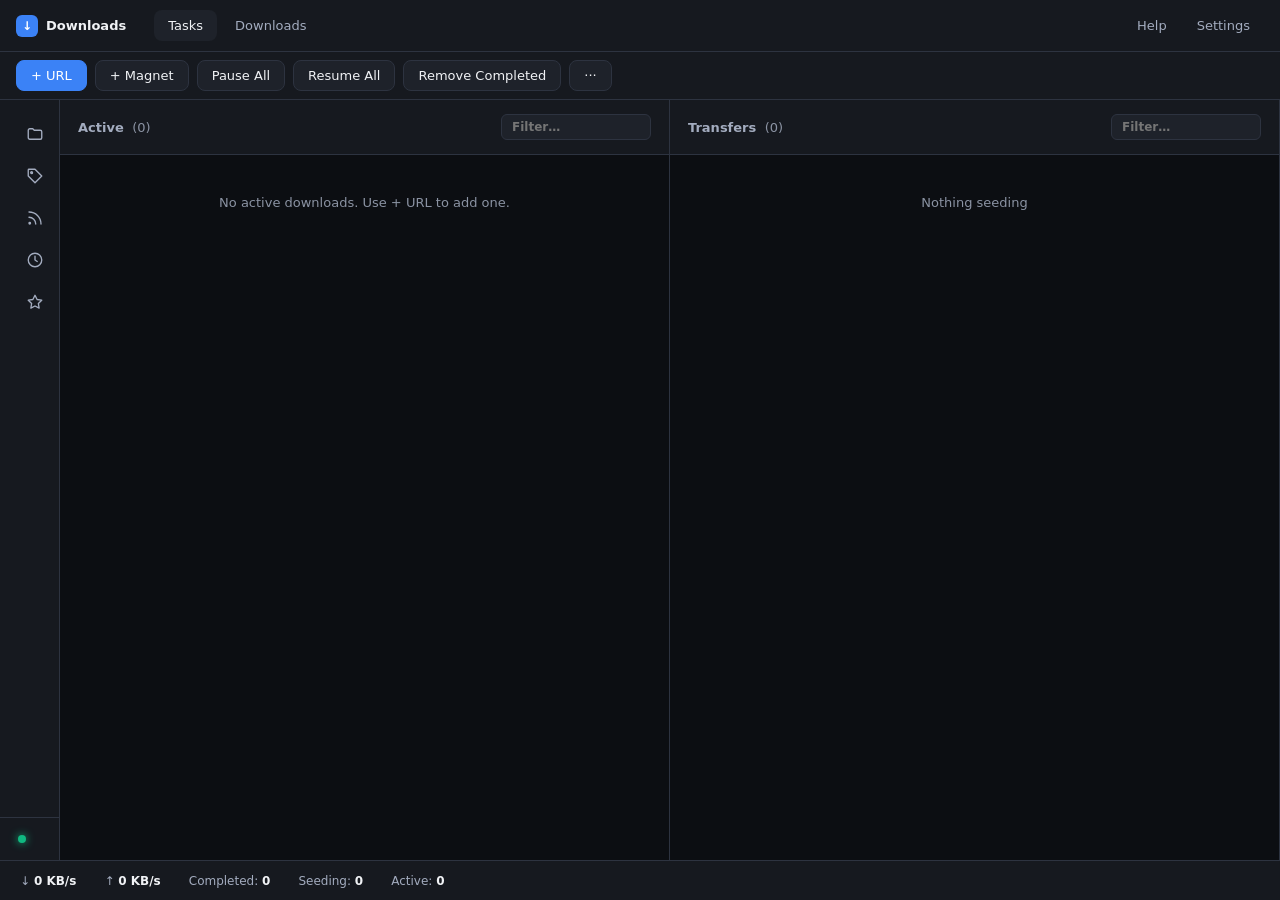
<file: docs/gui-design/index.html>
<!DOCTYPE html>
<html lang="en">
<head>
<meta charset="UTF-8">
<meta name="viewport" content="width=device-width, initial-scale=1">
<title>Download Manager</title>
<style>
  :root {
    --bg:#0c0e12; --surface:#16191f; --surface-2:#1e222a; --surface-3:#252a34;
    --border:#2d3340; --text:#f0f2f5; --text-dim:#a3acbf; --text-muted:#8b93a3;
    --accent:#3b82f6; --green:#10b981; --orange:#f59e0b; --red:#ef4444;
    --hover:#222733; --track:#3a4050; --shadow:0 12px 32px rgba(0,0,0,.45);
    color-scheme: dark;
  }
  [data-theme="light"] {
    --bg:#f4f5f7; --surface:#ffffff; --surface-2:#f0f2f5; --surface-3:#e5e7eb;
    --border:#e2e5ea; --text:#111827; --text-dim:#4b5563; --text-muted:#6b7280;
    --hover:#f3f4f6; --track:#d1d5db; --shadow:0 12px 32px rgba(15,23,42,.18);
    color-scheme: light;
  }
  * { box-sizing: border-box; margin: 0; padding: 0; }
  body { font-family: system-ui, -apple-system, "Segoe UI", sans-serif; background: var(--bg); color: var(--text);
         height: 100vh; overflow: hidden; display: flex; flex-direction: column; font-size: 13px; }
  button, input, select { font: inherit; color: inherit; }
  :focus-visible { outline: 2px solid var(--accent); outline-offset: 2px; }
  .hidden { display: none !important; }

  /* Outline icons (inline SVG sprite, see <svg id="icons"> below) */
  .ico { width: 18px; height: 18px; flex: none; fill: none; stroke: currentColor; stroke-width: 1.8; stroke-linecap: round; stroke-linejoin: round; display: inline-block; vertical-align: middle; }

  /* Header */
  .ribbon { min-height: 52px; background: var(--surface); border-bottom: 1px solid var(--border); display: flex; align-items: center; gap: 4px; padding: 0 16px; flex-wrap: wrap; }
  .logo { font-weight: 650; margin-right: 24px; display: flex; align-items: center; gap: 8px; }
  .logo-icon { width: 22px; height: 22px; background: var(--accent); border-radius: 6px; display: flex; align-items: center; justify-content: center; color: #fff; font-size: 12px; }
  .ribbon-tab, .ribbon-btn { background: none; border: 0; padding: 8px 14px; border-radius: 8px; cursor: pointer; color: var(--text-dim); font-weight: 500; }
  .ribbon-tab:hover, .ribbon-btn:hover { background: var(--hover); color: var(--text); }
  .ribbon-tab.active { background: var(--surface-2); color: var(--text); }
  .ribbon-right { margin-left: auto; display: flex; gap: 2px; position: relative; }
  .dropdown { position: absolute; top: calc(100% + 6px); right: 0; background: var(--surface-2); border: 1px solid var(--border); border-radius: 10px; min-width: 300px; display: none; z-index: 100; padding: 6px; box-shadow: var(--shadow); max-height: 70vh; overflow-y: auto; }
  .dropdown.show { display: block; }
  .dropdown-section { padding: 8px 12px 2px; font-size: 11px; font-weight: 600; color: var(--text-muted); text-transform: uppercase; }
  .dropdown-item { display: flex; justify-content: space-between; width: 100%; background: none; border: 0; text-align: left; padding: 8px 12px; border-radius: 6px; cursor: pointer; }
  .dropdown-item:hover { background: var(--hover); }
  kbd { font-family: ui-monospace, monospace; font-size: 11px; color: var(--text-muted); }

  /* Action bar */
  .action-bar { min-height: 48px; background: var(--surface); border-bottom: 1px solid var(--border); display: flex; align-items: center; flex-wrap: wrap; padding: 6px 16px; gap: 8px; }
  .btn { background: var(--surface-2); border: 1px solid var(--border); color: var(--text); padding: 7px 14px; border-radius: 8px; cursor: pointer; font-weight: 500; }
  .btn:hover { background: var(--surface-3); }
  .btn.primary { background: var(--accent); color: #fff; border-color: var(--accent); }
  .btn.danger { background: var(--red); color: #fff; border-color: var(--red); }
  .btn:disabled { opacity: .5; cursor: default; }

  /* Layout */
  .main { flex: 1; display: flex; min-height: 0; overflow: hidden; }
  .content { flex: 1; min-width: 0; display: flex; flex-direction: column; min-height: 0; }
  .view { display: none; flex: 1; min-height: 0; overflow: hidden; }
  .view.active { display: flex; }
  .tasks-view { flex-direction: row; }
  #view-downloads { flex-direction: column; }
  .pane { flex: 1; display: flex; flex-direction: column; border-right: 1px solid var(--border); min-width: 0; min-height: 0; }
  .pane-header { padding: 14px 18px; font-weight: 600; color: var(--text-dim); border-bottom: 1px solid var(--border); background: var(--surface); display: flex; justify-content: space-between; align-items: center; gap: 8px; }
  .count { font-weight: 500; color: var(--text-muted); margin-left: 4px; }
  .search-mini { background: var(--surface-2); border: 1px solid var(--border); border-radius: 6px; padding: 5px 10px; color: var(--text); width: 150px; font-size: 12px; }
  .pane-list { flex: 1; overflow-y: auto; min-height: 0; }

  /* Collapsible left rail: overlays content on hover so the layout never reflows */
  .rail { width: 60px; flex: none; position: relative; z-index: 20; transition: width .18s ease; }
  .rail.pinned { width: 240px; }
  .rail-inner { position: absolute; top: 0; bottom: 0; left: 0; width: 60px; background: var(--surface); border-right: 1px solid var(--border);
                display: flex; flex-direction: column; overflow: hidden; transition: width .18s ease, box-shadow .18s ease; }
  .rail:hover .rail-inner, .rail.pinned .rail-inner { width: 240px; box-shadow: var(--shadow); }
  .left-items { flex: 1; padding: 12px 0; overflow: hidden; }
  .left-item { display: flex; align-items: center; gap: 14px; width: calc(100% - 16px); margin: 2px 8px; padding: 11px 18px; background: none; border: 0; border-radius: 8px; cursor: pointer; color: var(--text-dim); white-space: nowrap; text-align: left; }
  .left-item:hover, .left-item[aria-pressed="true"] { background: var(--hover); color: var(--text); }
  .label, .daemon-text { opacity: 0; transition: opacity .15s ease; white-space: nowrap; }
  .rail:hover .label, .rail.pinned .label, .rail:hover .daemon-text, .rail.pinned .daemon-text { opacity: 1; }
  .daemon-status { border: 0; border-top: 1px solid var(--border); background: none; padding: 14px 18px; display: flex; align-items: center; gap: 10px; font-size: 12px; font-weight: 500; cursor: pointer; width: 100%; text-align: left; }
  .daemon-dot { width: 8px; height: 8px; border-radius: 50%; flex: none; }
  .daemon-dot.connected { background: var(--green); box-shadow: 0 0 8px var(--green); }
  .daemon-dot.disconnected { background: var(--red); box-shadow: 0 0 8px var(--red); }
  .daemon-dot.connected { animation: pulse 2s infinite; }
  @keyframes pulse { 50% { opacity: .6; } }
  .daemon-text.connected { color: var(--green); }
  .daemon-text.disconnected { color: var(--red); }

  /* Rows */
  .row { display: grid; align-items: center; padding: 10px 14px; border-bottom: 1px solid var(--border); gap: 10px; cursor: default; }
  .row:hover { background: var(--hover); }
  .row.selected { background: var(--surface-3); box-shadow: inset 3px 0 0 var(--accent); }
  .task-row { grid-template-columns: 36px 1fr 90px; }
  .seed-row { grid-template-columns: 36px 1fr 90px; }
  .lib-row { grid-template-columns: 28px 1fr 80px 100px 90px; }
  .grow { min-width: 0; }
  .spd, .when, .cap { color: var(--text-dim); }
  .when { text-align: right; color: var(--text-muted); }
  .quick-btn { width: 32px; height: 32px; border: 0; border-radius: 8px; display: flex; align-items: center; justify-content: center; background: var(--surface-2); cursor: pointer; font-size: 15px; }
  .quick-btn:hover { background: var(--surface-3); }
  .file-name { font-weight: 500; white-space: nowrap; overflow: hidden; text-overflow: ellipsis; }
  .progress-bar { height: 5px; background: var(--surface-3); border-radius: 3px; margin-top: 6px; overflow: hidden; }
  .progress-fill { height: 100%; border-radius: 3px; transition: width .5s linear; }
  .progress-fill.green { background: var(--green); }
  .progress-fill.orange { background: var(--orange); }
  .progress-fill.red { background: var(--red); }
  .progress-meta { font-size: 11px; color: var(--text-muted); margin-top: 4px; }
  .segment-bar { display: flex; height: 8px; margin-top: 6px; border-radius: 3px; overflow: hidden; background: var(--surface-3); gap: 1px; }
  .segment { flex: 1; height: 100%; background: var(--track); position: relative; }
  .segment .fill { position: absolute; left: 0; top: 0; bottom: 0; background: var(--green); transition: width .5s linear; }
  .segment.done .fill { background: #059669; }
  .segment.active .fill { background: #34d399; }
  .empty { padding: 40px; text-align: center; color: var(--text-muted); }

  /* Downloads toolbar */
  .dl-toolbar { display: flex; align-items: center; background: var(--surface); border-bottom: 1px solid var(--border); }
  .category-bar { display: flex; gap: 8px; padding: 12px 18px; overflow-x: auto; flex: 1; min-width: 0; }
  .dl-toolbar .search-mini { margin-right: 14px; width: 180px; flex: none; }
  .chip { padding: 7px 16px; border-radius: 20px; background: var(--surface-2); border: 1px solid var(--border); cursor: pointer; white-space: nowrap; }
  .chip[aria-pressed="true"] { background: var(--accent); color: #fff; border-color: var(--accent); }

  /* Status bar */
  .bottom-bar { min-height: 40px; background: var(--surface); border-top: 1px solid var(--border); display: flex; align-items: center; padding: 6px 20px; gap: 28px; font-size: 12px; color: var(--text-dim); overflow-x: auto; }
  .bottom-bar > div { white-space: nowrap; }
  .bottom-bar strong { color: var(--text); }
  .bottom-bar .end { margin-left: auto; }

  /* Modals */
  .modal-overlay { position: fixed; inset: 0; background: rgba(0,0,0,.6); display: none; align-items: center; justify-content: center; z-index: 200; padding: 16px; }
  .modal-overlay.show { display: flex; }
  .modal { background: var(--surface); border-radius: 14px; max-height: 82vh; display: flex; flex-direction: column; border: 1px solid var(--border); box-shadow: var(--shadow); width: min(640px, 100%); }
  .modal-header { padding: 16px 20px; border-bottom: 1px solid var(--border); display: flex; justify-content: space-between; align-items: center; }
  .modal-header h2 { font-size: 16px; }
  .modal-body { padding: 18px 20px; overflow-y: auto; }
  .modal-footer { padding: 0 20px 18px; display: flex; justify-content: flex-end; gap: 8px; }
  .icon-btn { background: none; border: 0; color: var(--text-dim); font-size: 16px; cursor: pointer; padding: 4px 8px; border-radius: 6px; }
  .icon-btn:hover { background: var(--hover); color: var(--text); }
  .field { width: 100%; padding: 9px 10px; background: var(--surface-2); border: 1px solid var(--border); color: var(--text); border-radius: 6px; margin-top: 6px; }
  .field-label { display: block; font-weight: 500; margin-top: 12px; }
  .field-label:first-child { margin-top: 0; }
  .err { color: var(--red); font-size: 12px; min-height: 16px; margin-top: 6px; }
  .props th { text-align: left; padding: 6px 14px 6px 0; color: var(--text-muted); font-weight: 500; vertical-align: top; }
  .props td { padding: 6px 0; word-break: break-all; }
  .settings-nav { display: flex; border-bottom: 1px solid var(--border); padding: 0 12px; overflow-x: auto; }
  .settings-nav-item { background: none; border: 0; padding: 12px 16px; cursor: pointer; color: var(--text-dim); border-bottom: 2px solid transparent; white-space: nowrap; }
  .settings-nav-item[aria-selected="true"] { color: var(--text); border-bottom-color: var(--accent); }
  .settings-body { flex: 1; overflow: auto; }
  .settings-section { display: none; padding: 8px 0; }
  .settings-section.active { display: block; }
  .setting-row { display: flex; justify-content: space-between; align-items: center; gap: 16px; padding: 13px 20px; border-bottom: 1px solid var(--border); flex-wrap: wrap; }
  .setting-label { font-weight: 500; }
  .setting-desc { font-size: 12px; color: var(--text-muted); margin-top: 2px; }
  .toggle { width: 42px; height: 24px; background: #4b5263; border: 0; border-radius: 12px; position: relative; cursor: pointer; flex-shrink: 0; padding: 0; }
  .toggle[aria-checked="true"] { background: var(--accent); }
  .toggle::after { content: ''; position: absolute; width: 18px; height: 18px; background: #fff; border-radius: 50%; top: 3px; left: 3px; transition: left .2s ease; }
  .toggle[aria-checked="true"]::after { left: 21px; }
  .segmented { display: flex; background: var(--surface-2); border-radius: 8px; padding: 3px; }
  .segmented button { background: transparent; border: 0; color: var(--text-dim); padding: 6px 14px; border-radius: 6px; cursor: pointer; }
  .segmented button[aria-checked="true"] { background: var(--accent); color: #fff; }
  .input-sm { width: 90px; background: var(--surface-2); color: var(--text); border: 1px solid var(--border); padding: 6px 8px; border-radius: 6px; }
  .speed-wrap { display: flex; align-items: center; gap: 10px; min-width: 280px; flex: 1; justify-content: flex-end; }
  .speed-wrap input[type=range] { flex: 1; accent-color: var(--accent); cursor: pointer; }
  .speed-wrap .input-sm { width: 120px; text-align: center; font-variant-numeric: tabular-nums; }

  /* Context menu, toast, side panel */
  .context-menu { position: fixed; background: var(--surface-2); border: 1px solid var(--border); border-radius: 10px; min-width: 210px; box-shadow: var(--shadow); display: none; z-index: 150; padding: 6px; }
  .context-menu.show { display: block; }
  .context-item { display: block; width: 100%; text-align: left; background: none; border: 0; padding: 8px 12px; border-radius: 6px; cursor: pointer; color: var(--text); }
  .context-item:hover:not(:disabled) { background: var(--hover); }
  .context-item:disabled { color: var(--text-muted); opacity: .5; cursor: default; }
  .context-item.danger { color: var(--red); }
  .context-sep { height: 1px; background: var(--border); margin: 4px 0; }
  .side-content { padding: 20px; overflow-y: auto; flex: 1; }
  .side-title { margin-bottom: 12px; font-size: 15px; }
  .side-item { width: 100%; padding: 12px 14px; background: var(--surface-2); border: 0; border-radius: 8px; margin-bottom: 8px; display: flex; justify-content: space-between; gap: 12px; text-align: left; color: var(--text); }
  button.side-item { cursor: pointer; }
  button.side-item:hover { background: var(--surface-3); }
  .toast { position: fixed; bottom: 56px; right: 20px; background: var(--surface-2); border: 1px solid var(--border); padding: 12px 18px; border-radius: 8px; display: none; z-index: 300; box-shadow: var(--shadow); max-width: min(360px, 90vw); }
  .toast.show { display: block; }
  ::-webkit-scrollbar { width: 8px; }
  ::-webkit-scrollbar-thumb { background: #3a4050; border-radius: 4px; }

  /* Compact mode */
  body.compact .row { padding: 6px 12px; }
  body.compact .pane-header { padding: 10px 14px; }

  /* Small screens: stack the two task panes, let toolbars wrap */
  @media (max-width: 820px) {
    .tasks-view { flex-direction: column; }
    .pane { border-right: 0; border-bottom: 1px solid var(--border); }
    .ribbon-tab { padding: 8px 10px; }
    .logo { margin-right: 8px; }
    .dl-toolbar { flex-wrap: wrap; }
    .dl-toolbar .search-mini { margin: 0 14px 10px; width: calc(100% - 28px); }
    .speed-wrap { min-width: 0; width: 100%; justify-content: flex-start; }
  }
  @media (prefers-reduced-motion: reduce) {
    *, *::before, *::after { transition: none !important; animation: none !important; }
  }
</style>
</head>
<body data-theme="dark">

<!-- Built-in outline icon set (no external files). Use: <svg class="ico"><use href="#i-name"/></svg> -->
<svg id="icons" width="0" height="0" style="position:absolute" aria-hidden="true" focusable="false">
  <symbol id="i-folder" viewBox="0 0 24 24"><path d="M3 7a2 2 0 0 1 2-2h4l2 2h8a2 2 0 0 1 2 2v8a2 2 0 0 1-2 2H5a2 2 0 0 1-2-2z"/></symbol>
  <symbol id="i-tag" viewBox="0 0 24 24"><path d="M3 12V4a1 1 0 0 1 1-1h8l9 9-9 9z"/><circle cx="7.5" cy="7.5" r="1.2"/></symbol>
  <symbol id="i-rss" viewBox="0 0 24 24"><path d="M4 11a9 9 0 0 1 9 9"/><path d="M4 4a16 16 0 0 1 16 16"/><circle cx="5" cy="19" r="1"/></symbol>
  <symbol id="i-clock" viewBox="0 0 24 24"><circle cx="12" cy="12" r="9"/><path d="M12 7v5l3 2"/></symbol>
  <symbol id="i-star" viewBox="0 0 24 24"><path d="M12 3l2.8 5.7 6.2.9-4.5 4.4 1 6.2L12 17.3l-5.5 2.9 1-6.2-4.5-4.4 6.2-.9z"/></symbol>
  <symbol id="i-pause" viewBox="0 0 24 24"><rect x="6" y="5" width="4" height="14" rx="1"/><rect x="14" y="5" width="4" height="14" rx="1"/></symbol>
  <symbol id="i-play" viewBox="0 0 24 24"><path d="M7 5l12 7-12 7z"/></symbol>
  <symbol id="i-retry" viewBox="0 0 24 24"><path d="M3 12a9 9 0 1 0 3-6.7"/><path d="M3 4v5h5"/></symbol>
  <symbol id="i-stop" viewBox="0 0 24 24"><rect x="6" y="6" width="12" height="12" rx="1.5"/></symbol>
  <symbol id="i-image" viewBox="0 0 24 24"><rect x="3" y="4" width="18" height="16" rx="2"/><circle cx="9" cy="10" r="1.5"/><path d="M21 16l-5-5-8 8"/></symbol>
  <symbol id="i-video" viewBox="0 0 24 24"><rect x="3" y="6" width="13" height="12" rx="2"/><path d="M16 10l5-3v10l-5-3"/></symbol>
  <symbol id="i-file" viewBox="0 0 24 24"><path d="M14 3H7a2 2 0 0 0-2 2v14a2 2 0 0 0 2 2h10a2 2 0 0 0 2-2V8z"/><path d="M14 3v5h5"/></symbol>
  <symbol id="i-archive" viewBox="0 0 24 24"><rect x="3" y="4" width="18" height="4" rx="1"/><path d="M5 8v11a1 1 0 0 0 1 1h12a1 1 0 0 0 1-1V8"/><path d="M10 12h4"/></symbol>
  <symbol id="i-music" viewBox="0 0 24 24"><path d="M9 18V5l11-2v13"/><circle cx="6" cy="18" r="3"/><circle cx="17" cy="16" r="3"/></symbol>
  <symbol id="i-disc" viewBox="0 0 24 24"><circle cx="12" cy="12" r="9"/><circle cx="12" cy="12" r="2.5"/></symbol>
  <symbol id="i-download" viewBox="0 0 24 24"><path d="M12 3v12"/><path d="M7 10l5 5 5-5"/><path d="M5 21h14"/></symbol>
  <symbol id="i-x" viewBox="0 0 24 24"><path d="M6 6l12 12M18 6L6 18"/></symbol>
  <symbol id="i-question" viewBox="0 0 24 24"><path d="M14 3H7a2 2 0 0 0-2 2v14a2 2 0 0 0 2 2h10a2 2 0 0 0 2-2V8z"/><path d="M14 3v5h5"/><path d="M10 13a2 2 0 1 1 2.5 1.9c-.3.1-.5.4-.5.7V16"/><path d="M12 19h.01"/></symbol>
</svg>

<header class="ribbon">
  <div class="logo"><div class="logo-icon" aria-hidden="true">↓</div> Downloads</div>
  <button class="ribbon-tab active" data-view="tasks" aria-current="page">Tasks</button>
  <button class="ribbon-tab" data-view="downloads" aria-current="false">Downloads</button>
  <div class="ribbon-right">
    <button class="ribbon-btn" id="helpBtn" aria-haspopup="true" aria-expanded="false" aria-controls="helpDropdown">Help</button>
    <button class="ribbon-btn" data-cmd="settings">Settings</button>
    <div class="dropdown" id="helpDropdown" role="menu">
      <div class="dropdown-section">General</div>
      <button class="dropdown-item" role="menuitem" data-cmd="add">Add URL <kbd>Ctrl+N</kbd></button>
      <button class="dropdown-item" role="menuitem" data-cmd="add-magnet">Add Magnet <kbd>Ctrl+Shift+M</kbd></button>
      <button class="dropdown-item" role="menuitem" data-cmd="search">Search <kbd>Ctrl+F</kbd></button>
      <button class="dropdown-item" role="menuitem" data-cmd="settings">Settings <kbd>Ctrl+,</kbd></button>
      <div class="dropdown-section">Transfers</div>
      <button class="dropdown-item" role="menuitem" data-cmd="toggle-pause">Pause / Resume <kbd>Space</kbd></button>
      <button class="dropdown-item" role="menuitem" data-cmd="pause-all">Pause All <kbd>Ctrl+P</kbd></button>
      <button class="dropdown-item" role="menuitem" data-cmd="resume-all">Resume All <kbd>Ctrl+R</kbd></button>
      <button class="dropdown-item" role="menuitem" data-cmd="remove">Remove <kbd>Delete</kbd></button>
      <button class="dropdown-item" role="menuitem" data-cmd="open-folder">Open Folder <kbd>Ctrl+Shift+Enter</kbd></button>
      <div class="dropdown-section">Navigation</div>
      <button class="dropdown-item" role="menuitem" data-cmd="tasks">Tasks <kbd>Ctrl+1</kbd></button>
      <button class="dropdown-item" role="menuitem" data-cmd="downloads">Downloads <kbd>Ctrl+2</kbd></button>
      <button class="dropdown-item" role="menuitem" data-cmd="toggle-panel">Toggle Panel <kbd>Ctrl+B</kbd></button>
    </div>
  </div>
</header>

<div class="action-bar" id="actionBar">
  <button class="btn primary" data-cmd="add">+ URL</button>
  <button class="btn" data-cmd="add-magnet">+ Magnet</button>
  <button class="btn" data-cmd="pause-all">Pause All</button>
  <button class="btn" data-cmd="resume-all">Resume All</button>
  <button class="btn" data-cmd="clear-completed">Remove Completed</button>
  <button class="btn" id="moreBtn" data-cmd="more" aria-label="More actions for selected download">···</button>
</div>

<div class="main">
  <aside class="rail" id="rail">
    <div class="rail-inner">
      <nav class="left-items" aria-label="Sidebar">
        <button class="left-item" data-panel="categories" aria-pressed="false"><svg class="ico" aria-hidden="true"><use href="#i-folder"/></svg><span class="label">Categories</span></button>
        <button class="left-item" data-panel="labels" aria-pressed="false"><svg class="ico" aria-hidden="true"><use href="#i-tag"/></svg><span class="label">Labels</span></button>
        <button class="left-item" data-panel="rss" aria-pressed="false"><svg class="ico" aria-hidden="true"><use href="#i-rss"/></svg><span class="label">RSS Feeds</span></button>
        <button class="left-item" data-panel="recent" aria-pressed="false"><svg class="ico" aria-hidden="true"><use href="#i-clock"/></svg><span class="label">Recent</span></button>
        <button class="left-item" data-panel="favorites" aria-pressed="false"><svg class="ico" aria-hidden="true"><use href="#i-star"/></svg><span class="label">Favorites</span></button>
      </nav>
      <button class="daemon-status" id="daemonBtn" title="Toggle daemon connection">
        <span class="daemon-dot connected" id="dDot" aria-hidden="true"></span>
        <span class="daemon-text connected" id="dText">Daemon connected</span>
      </button>
    </div>
  </aside>

  <section class="content">
    <div class="view tasks-view active" id="view-tasks">
      <div class="pane">
        <div class="pane-header"><span>Active <span class="count" id="cntActive"></span></span>
          <input class="search-mini" id="filterActive" placeholder="Filter…" aria-label="Filter active downloads"></div>
        <div class="pane-list" id="activeList"></div>
      </div>
      <div class="pane">
        <div class="pane-header"><span>Transfers <span class="count" id="cntSeeds"></span></span>
          <input class="search-mini" id="filterSeed" placeholder="Filter…" aria-label="Filter transfers"></div>
        <div class="pane-list" id="seedingList"></div>
      </div>
    </div>

    <div class="view" id="view-downloads">
      <div class="dl-toolbar">
        <div class="category-bar" id="catBar" role="group" aria-label="Categories"></div>
        <input class="search-mini" id="dlFilter" placeholder="Search downloads…" aria-label="Search downloads">
      </div>
      <div class="pane-list" id="dlList"></div>
    </div>

    <div class="view" id="view-side"><div class="side-content" id="sideContent"></div></div>
  </section>
</div>

<footer class="bottom-bar">
  <div>↓ <strong id="stDown">0 KB/s</strong></div>
  <div>↑ <strong id="stUp">0 KB/s</strong></div>
  <div>Completed: <strong id="stDone">0</strong></div>
  <div>Seeding: <strong id="stSeeding">0</strong></div>
  <div>Active: <strong id="stActive">0</strong></div>
</footer>

<!-- Settings -->
<div class="modal-overlay" id="settingsModal">
  <div class="modal" role="dialog" aria-modal="true" aria-labelledby="setTitle">
    <div class="modal-header"><h2 id="setTitle">Settings</h2><button class="icon-btn" data-close aria-label="Close settings"><svg class="ico" aria-hidden="true"><use href="#i-x"/></svg></button></div>
    <div class="settings-nav" role="tablist">
      <button class="settings-nav-item" role="tab" aria-selected="true" data-s="app">Appearance</button>
      <button class="settings-nav-item" role="tab" aria-selected="false" data-s="beh">Behavior</button>
      <button class="settings-nav-item" role="tab" aria-selected="false" data-s="not">Notifications</button>
      <button class="settings-nav-item" role="tab" aria-selected="false" data-s="dl">Downloads</button>
      <button class="settings-nav-item" role="tab" aria-selected="false" data-s="tor">Torrent</button>
    </div>
    <div class="settings-body">
      <section class="settings-section active" id="sec-app">
        <div class="setting-row">
          <div><div class="setting-label">Theme</div><div class="setting-desc">Light, Dark or System (follows your OS)</div></div>
          <div class="segmented" id="themeSeg" role="radiogroup" aria-label="Theme">
            <button data-t="light" role="radio" aria-checked="false">Light</button>
            <button data-t="system" role="radio" aria-checked="false">System</button>
            <button data-t="dark" role="radio" aria-checked="true">Dark</button>
          </div>
        </div>
        <div class="setting-row">
          <div><div class="setting-label">Compact mode</div><div class="setting-desc">Tighter rows</div></div>
          <button class="toggle" role="switch" aria-checked="false" aria-label="Compact mode" data-key="compact"></button>
        </div>
      </section>
      <section class="settings-section" id="sec-beh">
        <div class="setting-row">
          <div><div class="setting-label">Confirm before delete</div><div class="setting-desc">Ask before deleting files from disk</div></div>
          <button class="toggle" role="switch" aria-checked="true" aria-label="Confirm before delete" data-key="confirmDelete"></button>
        </div>
      </section>
      <section class="settings-section" id="sec-not">
        <div class="setting-row">
          <div><div class="setting-label">Sound on completion</div></div>
          <button class="toggle" role="switch" aria-checked="true" aria-label="Sound on completion" data-key="sound"></button>
        </div>
        <div class="setting-row">
          <div><div class="setting-label">Sound on failure</div></div>
          <button class="toggle" role="switch" aria-checked="true" aria-label="Sound on failure" data-key="failSound"></button>
        </div>
        <div class="setting-row">
          <div><div class="setting-label">Show alerts in app</div><div class="setting-desc">Messages when downloads finish or fail</div></div>
          <button class="toggle" role="switch" aria-checked="true" aria-label="Show alerts in app" data-key="alerts"></button>
        </div>
      </section>
      <section class="settings-section" id="sec-dl">
        <div class="setting-row">
          <div><div class="setting-label">Max concurrent</div><div class="setting-desc">Downloads running at once (1–10)</div></div>
          <input type="number" id="maxConc" class="input-sm" min="1" max="10" value="5" aria-label="Max concurrent downloads">
        </div>
        <div class="setting-row">
          <div>
            <div class="setting-label">Download speed limit</div>
            <div class="setting-desc">10 KB/s to 1 GB/s, or Unlimited. Shared across running downloads.</div>
          </div>
          <div class="speed-wrap">
            <input type="range" id="speedSlider" min="0" max="100" value="100" aria-label="Speed limit slider">
            <input type="text" id="speedText" class="input-sm" value="Unlimited" aria-label="Speed limit value" title="e.g. 500 KB/s, 2 MB/s, or Unlimited">
          </div>
        </div>
      </section>
      <section class="settings-section" id="sec-tor">
        <div class="setting-row">
          <div><div class="setting-label">Seed until ratio</div><div class="setting-desc">Seeding stops when upload ÷ size reaches this value</div></div>
          <input type="number" id="ratioIn" class="input-sm" min="0.1" step="0.1" value="2.0" aria-label="Seeding ratio">
        </div>
      </section>
    </div>
  </div>
</div>

<!-- Add download -->
<div class="modal-overlay" id="addModal">
  <div class="modal" role="dialog" aria-modal="true" aria-labelledby="addTitle" style="width:min(520px,100%)">
    <div class="modal-header"><h2 id="addTitle">Add download</h2><button class="icon-btn" data-close aria-label="Close"><svg class="ico" aria-hidden="true"><use href="#i-x"/></svg></button></div>
    <div class="modal-body">
      <label class="field-label" for="addUrl">Link</label>
      <input class="field" id="addUrl" placeholder="https://example.com/file.iso" autocomplete="off">
      <div class="err" id="addErr" role="alert"></div>
      <div class="setting-desc">Sizes for new downloads are simulated in this preview.</div>
    </div>
    <div class="modal-footer">
      <button class="btn" data-close>Cancel</button>
      <button class="btn primary" id="addSubmit">Add</button>
    </div>
  </div>
</div>

<!-- New category -->
<div class="modal-overlay" id="catModal">
  <div class="modal" role="dialog" aria-modal="true" aria-labelledby="catTitle" style="width:min(400px,100%)">
    <div class="modal-header"><h2 id="catTitle">New Category</h2><button class="icon-btn" data-close aria-label="Close"><svg class="ico" aria-hidden="true"><use href="#i-x"/></svg></button></div>
    <div class="modal-body">
      <label class="field-label" for="catName">Name</label>
      <input class="field" id="catName" placeholder="e.g. Ebooks">
      <label class="field-label" for="catExts">File extensions</label>
      <input class="field" id="catExts" placeholder="epub, mobi, azw3">
      <div class="err" id="catErr" role="alert"></div>
    </div>
    <div class="modal-footer">
      <button class="btn" data-close>Cancel</button>
      <button class="btn primary" id="catSubmit">Create</button>
    </div>
  </div>
</div>

<!-- Generic dialog (properties / confirmations) -->
<div class="modal-overlay" id="dialog">
  <div class="modal" role="dialog" aria-modal="true" aria-labelledby="dlgTitle" style="width:min(460px,100%)">
    <div class="modal-header"><h2 id="dlgTitle"></h2><button class="icon-btn" data-close aria-label="Close"><svg class="ico" aria-hidden="true"><use href="#i-x"/></svg></button></div>
    <div class="modal-body" id="dlgBody"></div>
    <div class="modal-footer" id="dlgActions"></div>
  </div>
</div>

<div class="context-menu" id="ctx" role="menu">
  <button class="context-item" role="menuitem" data-act="pause">Pause</button>
  <button class="context-item" role="menuitem" data-act="resume">Resume</button>
  <button class="context-item" role="menuitem" data-act="retry">Retry</button>
  <button class="context-item" role="menuitem" data-act="seed">Start / Stop seeding</button>
  <div class="context-sep"></div>
  <button class="context-item" role="menuitem" data-act="open">Open Folder</button>
  <button class="context-item" role="menuitem" data-act="copy">Copy Link</button>
  <button class="context-item" role="menuitem" data-act="props">Properties</button>
  <div class="context-sep"></div>
  <button class="context-item" role="menuitem" data-act="remove">Remove from list</button>
  <button class="context-item danger" role="menuitem" data-act="delete">Delete from disk</button>
</div>

<div class="toast" id="toast" role="status" aria-live="polite"></div>

<script>
'use strict';

/* ---------- helpers ---------- */
const $  = (s, r = document) => r.querySelector(s);
const $$ = (s, r = document) => Array.from(r.querySelectorAll(s));
const esc = s => String(s).replace(/[&<>"']/g, c => ({'&':'&amp;','<':'&lt;','>':'&gt;','"':'&quot;',"'":'&#39;'}[c]));
const safeDecode = s => { try { return decodeURIComponent(s); } catch (e) { return s; } };

const TICK_MS = 500;  // UI/simulation tick
const SIM = 4;        // simulated time multiplier so progress is visible

// Editable categories (data). Starting set; users can rename, re-extend, delete, or add their own.
const CATEGORIES_START = [
  { id: 'images',     name: 'Images',     icon: 'image', exts: 'jpg jpeg png gif webp bmp dng heic' },
  { id: 'videos',     name: 'Videos',     icon: 'video', exts: 'mkv mp4 avi mov webm' },
  { id: 'pdfs',       name: 'PDFs',       icon: 'file',  exts: 'pdf' },
  { id: 'compressed', name: 'Compressed', icon: 'archive', exts: 'zip tar gz 7z rar bz2 xz' },
  { id: 'documents',  name: 'Documents',  icon: 'file',  exts: 'docx doc txt xlsx pptx' },
  { id: 'audio',      name: 'Audio',      icon: 'music', exts: 'mp3 flac wav m4a ogg' },
  { id: 'software',   name: 'Software',   icon: 'disc',  exts: 'iso exe msi dmg deb apk' }
];
const icon = name => `<svg class="ico" aria-hidden="true"><use href="#i-${name}"/></svg>`;
const extOf = n => (n.includes('.') ? n.split('.').pop() : '').toLowerCase();
// Returns the id of the first editable category that owns this file's extension; 'other' if none.
function catOf(name) {
  const e = extOf(name);
  const c = state.categories.find(c => c.exts.includes(e));
  return c ? c.id : 'other';
}
function catName(id) {
  if (id === 'other') return 'Uncategorized';
  const c = state.categories.find(c => c.id === id);
  return c ? c.name : id;
}
function catIconHTML(id) {
  if (id === 'other') return icon('question');
  // Every editable category uses the generic folder icon (Uncategorized keeps its question icon).
  return icon('folder');
}
function fmtSize(mb) {
  if (mb >= 1000) return (mb / 1000).toFixed(mb >= 10000 ? 0 : 1) + ' GB';
  if (mb >= 1) return mb.toFixed(1) + ' MB';
  return Math.round(mb * 1000) + ' KB';
}
function fmtSpeed(kbps) {
  if (kbps == null) return 'Unlimited';
  if (kbps < 1000) return Math.round(kbps) + ' KB/s';
  if (kbps < 1e6) return (kbps / 1000).toFixed(kbps < 10000 ? 1 : 0) + ' MB/s';
  return (kbps / 1e6).toFixed(1) + ' GB/s';
}
function fmtEta(t) {
  if (t.speed < 1) return '—';
  const secs = Math.max(0, (100 - t.progress) / 100 * t.sizeMB * 1000 / t.speed);
  if (secs < 60) return Math.round(secs) + 's';
  if (secs < 3600) return Math.floor(secs / 60) + 'm ' + Math.round(secs % 60) + 's';
  return Math.floor(secs / 3600) + 'h ' + Math.floor((secs % 3600) / 60) + 'm';
}
// Speed slider: 0..99 maps log-scale to 10 KB/s .. 1 GB/s; 100 = Unlimited
const sliderToKbps = v => 10 * Math.pow(100000, v / 99);
const kbpsToSlider = k => Math.max(0, Math.min(99, Math.round(99 * Math.log(k / 10) / Math.log(100000))));
function parseSpeed(text) {
  const t = text.trim().toLowerCase();
  if (!t || t === 'unlimited' || t === '∞') return { kbps: null };
  const m = /^(\d+(?:\.\d+)?)\s*(kib|kb|mib|mb|gb)?(?:\/s|ps)?$/.exec(t);
  if (!m) return null;
  const mult = { kb: 1, kib: 1, mb: 1000, mib: 1000, gb: 1e6 }[m[2] || 'kb'];
  const kbps = parseFloat(m[1]) * mult;
  if (kbps < 10 || kbps > 1e6) return null;
  return { kbps };
}

/* ---------- state & data ---------- */
const state = {
  daemon: true, view: 'tasks', panel: 'categories', cat: 'all', sel: null, ctx: null, limit: null,
  categories: CATEGORIES_START.map(c => ({ ...c, exts: c.exts.split(' '), builtin: true })), nextId: 20,
  settings: { theme: 'dark', compact: false, confirmDelete: true, sound: true, failSound: true, alerts: true, maxConcurrent: 5, ratio: 2.0 }
};
let tasks = [];
// Sample downloads removed. Real downloads appear here when you add them.
let seeds = [];
// Sample seeds removed. Seeds appear here when you start sharing a download.
let library = [];
// Sample library files removed. Completed downloads appear here.
const newId = p => p + (++state.nextId);
const sourceOf = it => it.src || ('https://downloads.example.com/' + encodeURIComponent(it.name));
const seedsRunning = () => seeds.filter(s => s.running && state.daemon);

function taskState(t) {
  if (t.status === 'failed') return 'failed';
  if (t.status === 'paused') return 'paused';
  if (!state.daemon) return 'waiting';
  return t.queued ? 'queued' : 'running';
}
const STATE_LABEL = {running:'Downloading', queued:'Queued', waiting:'Waiting for daemon', paused:'Paused', failed:'Failed'};
function findItem(scope, id) {
  if (scope === 'task') return tasks.find(t => t.id === id);
  if (scope === 'seed') return seeds.find(s => s.id === id);
  if (scope === 'lib') return library.find(l => l.id === id);
  return null;
}
function removeItem(scope, id) {
  const list = scope === 'task' ? tasks : scope === 'seed' ? seeds : library;
  const i = list.findIndex(x => x.id === id);
  if (i >= 0) list.splice(i, 1);
  if (state.sel && state.sel.id === id) state.sel = null;
}

/* ---------- rendering ---------- */
const empty = msg => `<div class="empty">${msg}</div>`;
function taskHTML(t) {
  return `<div class="row task-row" data-scope="task" data-id="${t.id}">
    <button class="quick-btn" data-act="toggle"></button>
    <div class="grow">
      <div class="file-name" title="${esc(t.name)}">${esc(t.name)}</div>
      <div class="progress-bar"><div class="progress-fill green"></div></div>
      <div class="segment-bar">${'<div class="segment"><div class="fill"></div></div>'.repeat(8)}</div>
      <div class="progress-meta"></div>
    </div>
    <div class="spd"></div>
  </div>`;
}
function seedHTML(s) {
  return `<div class="row seed-row" data-scope="seed" data-id="${s.id}">
    <button class="quick-btn" data-act="toggle"></button>
    <div class="grow">
      <div class="file-name">${esc(s.name)}</div>
      <div class="progress-meta"></div>
    </div>
    <div class="spd"></div>
  </div>`;
}
function libHTML(x) {
  const c = catOf(x.name);
  return `<div class="row lib-row" data-scope="lib" data-id="${x.id}">
    <div aria-hidden="true">${catIconHTML(c)}</div>
    <div class="file-name" title="${esc(x.name)}">${esc(x.name)}</div>
    <div>${fmtSize(x.sizeMB)}</div>
    <div class="cap">${esc(catName(c))}</div>
    <div class="when">${esc(x.when)}</div>
  </div>`;
}

function renderTasks() {
  const q = $('#filterActive').value.trim().toLowerCase();
  const list = tasks.filter(t => !q || t.name.toLowerCase().includes(q));
  $('#activeList').innerHTML = list.length ? list.map(taskHTML).join('') : empty(q ? 'No matching downloads' : 'No active downloads. Use + URL to add one.');
}
function renderSeeds() {
  const q = $('#filterSeed').value.trim().toLowerCase();
  const list = seeds.filter(s => !q || s.name.toLowerCase().includes(q));
  $('#seedingList').innerHTML = list.length ? list.map(seedHTML).join('') : empty('Nothing seeding');
}
function renderLib() {
  const q = $('#dlFilter').value.trim().toLowerCase();
  const list = library.filter(x => matchCat(x, state.cat) && (!q || x.name.toLowerCase().includes(q)));
  $('#dlList').innerHTML = list.length ? list.map(libHTML).join('') : empty(library.length ? 'No matches' : 'Empty');
}
function matchCat(x, cat) {
  if (cat === 'all') return true;
  return catOf(x.name) === cat;
}
function renderChips() {
  const builtins = state.categories.filter(c => c.builtin).map(c => [c.id, c.name]);
  const customs = state.categories.filter(c => !c.builtin).map(c => [c.id, c.name]);
  const all = [['all', 'All'], ['other', 'Uncategorized'], ...builtins, ...customs];
  $('#catBar').innerHTML = all.map(([id, label]) =>
    `<button class="chip" data-cat="${id}" aria-pressed="${state.cat === id}">${esc(label)}</button>`).join('') +
    `<button class="chip" data-cmd="new-cat">+ New</button>`;
}
function renderSide() {
  const p = state.panel;
  const titles = {categories:'Categories', labels:'Labels', rss:'RSS Feeds', recent:'Recent', favorites:'Favorites'};
  let body = '';
  if (p === 'categories') body = state.categories.filter(c => c.builtin).map(c =>
    `<button class="side-item" data-goto="${c.id}"><span>${esc(c.name)}</span><b>${library.filter(x => catOf(x.name) === c.id).length}</b></button>`).join('');
  else if (p === 'labels') body = ['Important', 'Watch Later', 'Archive'].map(x => sideItem(x, '')).join('');
  else if (p === 'rss') body = sideItem('Linux ISOs', '3 new') + sideItem('Podcasts', 'Updated');
  else if (p === 'recent') body = library.slice(0, 3).map(x => sideItem(x.name, x.when)).join('');
  else if (p === 'favorites') body = ''; // Sample favorites removed. Items appear here when you star them.
  $('#sideContent').innerHTML = `<h3 class="side-title">${titles[p]}</h3>${body || empty('Nothing here')}`;
}
const sideItem = (a, b) => `<div class="side-item"><span>${esc(a)}</span><b>${esc(b)}</b></div>`;

function updateTask(t) {
  const el = rowEl('task', t.id);
  if (!el) return;
  const st = taskState(t);
  const pct = Math.min(100, t.progress);
  const btn = el.querySelector('[data-act="toggle"]');
  const [glyph, label] = st === 'paused' ? [icon('play'), 'Resume'] : st === 'failed' ? [icon('retry'), 'Retry'] : [icon('pause'), 'Pause'];
  btn.innerHTML = glyph;
  btn.setAttribute('aria-label', label + ' ' + t.name);
  const fill = el.querySelector('.progress-fill');
  fill.style.width = pct + '%';
  fill.className = 'progress-fill ' + (st === 'paused' ? 'orange' : st === 'failed' ? 'red' : 'green');
  el.querySelectorAll('.segment').forEach((seg, i) => {
    const lo = i * 12.5, hi = lo + 12.5;
    const f = Math.max(0, Math.min(1, (pct - lo) / 12.5));
    seg.className = 'segment' + (pct >= hi ? ' done' : (pct > lo ? ' active' : ''));
    seg.firstElementChild.style.width = (f * 100) + '%';
  });
  const meta = {
    running: `${Math.floor(pct)}% · ETA ${fmtEta(t)} · ${t.conns} connections`,
    queued: `${Math.floor(pct)}% · Queued (max ${state.settings.maxConcurrent} at once)`,
    waiting: `${Math.floor(pct)}% · Waiting for daemon`,
    paused: `${Math.floor(pct)}% · Paused · ${t.conns} connections`,
    failed: `${Math.floor(pct)}% · Failed · Retry restarts the download`
  };
  el.querySelector('.progress-meta').textContent = meta[st];
  el.querySelector('.spd').textContent = st === 'running' ? fmtSpeed(t.speed) : '0 KB/s';
}
function updateSeed(s) {
  const el = rowEl('seed', s.id);
  if (!el) return;
  const on = s.running && state.daemon;
  const btn = el.querySelector('[data-act="toggle"]');
  btn.innerHTML = on ? icon('stop') : icon('play');
  btn.setAttribute('aria-label', (on ? 'Stop seeding ' : 'Start seeding ') + s.name);
  el.querySelector('.progress-meta').textContent =
    `Ratio ${s.ratio.toFixed(2)} of ${state.settings.ratio.toFixed(1)} · ${on ? 'Seeding' : (s.running ? 'Waiting for daemon' : 'Stopped')}`;
  el.querySelector('.spd').textContent = on ? fmtSpeed(s.speed) : '0 KB/s';
}
function updateStatus() {
  const down = tasks.filter(t => taskState(t) === 'running').reduce((a, t) => a + t.speed, 0);
  const up = seedsRunning().reduce((a, s) => a + s.speed, 0);
  $('#stDown').textContent = fmtSpeed(down);
  $('#stUp').textContent = fmtSpeed(up);
  $('#stDone').textContent = library.length;
  $('#stSeeding').textContent = seedsRunning().length;
  $('#stActive').textContent = tasks.length;
  $('#cntActive').textContent = `(${tasks.length})`;
  $('#cntSeeds').textContent = `(${seeds.length})`;
}
function updateAll() {
  tasks.forEach(updateTask);
  seeds.forEach(updateSeed);
  updateStatus();
}
function applySel() {
  $$('.row.selected').forEach(r => r.classList.remove('selected'));
  if (state.sel) { const el = rowEl(state.sel.scope, state.sel.id); if (el) el.classList.add('selected'); }
}
function renderAll() {
  renderTasks(); renderSeeds(); renderLib(); renderChips();
  if (state.view === 'side') renderSide();
  updateAll();
  applySel();
}
function rowEl(scope, id) { return document.querySelector(`[data-scope="${scope}"][data-id="${id}"]`); }
function renderDaemon() {
  const on = state.daemon;
  $('#dDot').className = 'daemon-dot ' + (on ? 'connected' : 'disconnected');
  const t = $('#dText');
  t.className = 'daemon-text ' + (on ? 'connected' : 'disconnected');
  t.textContent = on ? 'Daemon connected' : 'Daemon not connected';
}

/* ---------- navigation ---------- */
function showView(v) {
  state.view = v;
  $$('.view').forEach(x => x.classList.toggle('active', x.id === 'view-' + v));
  $$('.ribbon-tab').forEach(t => {
    const on = t.dataset.view === v;
    t.classList.toggle('active', on);
    t.setAttribute('aria-current', on ? 'page' : 'false');
  });
  $$('.left-item').forEach(i => i.setAttribute('aria-pressed', 'false'));
  $('#actionBar').classList.toggle('hidden', v !== 'tasks');
  if (v === 'side') renderSide();
}
function showSide(panel) {
  state.panel = panel;
  showView('side');
  $$('.left-item').forEach(i => i.setAttribute('aria-pressed', String(i.dataset.panel === panel)));
  renderSide();
}
function focusFilter() {
  if (state.view === 'downloads') $('#dlFilter').focus();
  else if (state.view === 'tasks') $('#filterActive').focus();
}
function setSel(scope, id) { state.sel = { scope, id }; applySel(); }

/* ---------- actions ---------- */
function taskPause(t) { if (t.status === 'active') { t.status = 'paused'; t.speed = 0; t.queued = false; } }
function taskResume(t) { if (t.status === 'paused') t.status = 'active'; }
function taskRetry(t) { if (t.status === 'failed') { t.status = 'active'; t.progress = 0; t.conns = 8; } }
function toggleTask(t) {
  if (t.status === 'active') taskPause(t);
  else if (t.status === 'paused') taskResume(t);
  else taskRetry(t);
  renderAll();
}
function toggleSeed(s) {
  if (s.running) { s.running = false; }
  else if (s.ratio >= state.settings.ratio) { notify(`${s.name} already reached ratio ${state.settings.ratio.toFixed(1)}. Raise the limit in Settings → Torrent.`); return; }
  else s.running = true;
  renderAll();
}
function toggleItem(scope, id) {
  const it = findItem(scope, id);
  if (scope === 'task' && it) toggleTask(it);
  else if (scope === 'seed' && it) toggleSeed(it);
}
function pauseAll() {
  tasks.forEach(t => { if (t.status === 'active') taskPause(t); });
  renderAll(); notify('All downloads paused');
}
function resumeAll() {
  tasks.forEach(t => taskResume(t));
  renderAll(); notify('All downloads resumed');
}
function clearCompleted() {
  const n = library.length;
  if (!n) { notify('Nothing to remove'); return; }
  library = [];
  if (state.sel && state.sel.scope === 'lib') state.sel = null;
  renderAll(); notify(`Removed ${n} completed item${n === 1 ? '' : 's'} from the list (files kept)`);
}
function removeSelected() {
  if (!state.sel) return notify('Select a download first');
  const it = findItem(state.sel.scope, state.sel.id);
  if (!it) return;
  removeItem(state.sel.scope, state.sel.id);
  renderAll(); notify('Removed ' + it.name + ' from the list');
}
function deleteItem(scope, id) {
  const it = findItem(scope, id);
  if (!it) return;
  const doIt = () => { removeItem(scope, id); renderAll(); notify('Deleted ' + it.name); };
  if (state.settings.confirmDelete) {
    openDialog({
      title: 'Delete from disk?',
      body: `<p>Permanently delete <b>${esc(it.name)}</b>?</p><p class="setting-desc" style="margin-top:8px">Preview mode: this only removes the item from the list.</p>`,
      buttons: [{ label: 'Cancel' }, { label: 'Delete', cls: 'danger', fn: doIt }]
    });
  } else doIt();
}
function openFolder() { notify('Opening folders is not available in this browser preview'); }
async function copyLink(it) {
  const url = it.src || sourceOf(it);
  try { await navigator.clipboard.writeText(url); notify('Link copied'); }
  catch (e) { notify('Copy is blocked in this preview'); }
}
function showProps(scope, it) {
  const rows = [['Name', it.name]];
  if (scope === 'task') rows.push(['Status', STATE_LABEL[taskState(it)]], ['Progress', Math.floor(it.progress) + '%'], ['Size', fmtSize(it.sizeMB)], ['Connections', String(it.conns)], ['Source', sourceOf(it)]);
  else if (scope === 'seed') rows.push(['Ratio', it.ratio.toFixed(2)], ['Size', fmtSize(it.sizeMB)], ['Status', it.running ? 'Seeding' : 'Stopped']);
  else rows.push(['Size', fmtSize(it.sizeMB)], ['Category', catName(catOf(it.name))], ['Finished', it.when]);
  openDialog({
    title: 'Properties',
    body: `<table class="props">${rows.map(([k, v]) => `<tr><th>${esc(k)}</th><td>${esc(v)}</td></tr>`).join('')}</table>`,
    buttons: [{ label: 'Close' }]
  });
}
function finish(t) {
  removeItem('task', t.id);
  library.unshift({ id: newId('l'), name: t.name, sizeMB: t.sizeMB, when: 'Just now' });
  if (state.settings.sound) beep();
  notify('Completed: ' + t.name);
}
function fail(t) {
  t.status = 'failed'; t.speed = 0; t.queued = false;
  if (state.settings.failSound) beep();
  notify('Failed: ' + t.name);
}

/* ---------- add / category dialogs ---------- */
let lastFocus = null;
function openModal(id, focusSel) {
  lastFocus = document.activeElement;
  const m = document.getElementById(id);
  m.classList.add('show');
  const f = (focusSel && m.querySelector(focusSel)) || m.querySelector('input, button');
  if (f) f.focus();
}
function closeModal(overlay) {
  overlay.classList.remove('show');
  if (lastFocus && lastFocus.focus) lastFocus.focus();
}
function openDialog({ title, body, buttons }) {
  $('#dlgTitle').textContent = title;
  $('#dlgBody').innerHTML = body;
  const bar = $('#dlgActions');
  bar.innerHTML = '';
  buttons.forEach(b => {
    const el = document.createElement('button');
    el.className = 'btn' + (b.cls ? ' ' + b.cls : '');
    el.textContent = b.label;
    el.addEventListener('click', () => { closeModal($('#dialog')); if (b.fn) b.fn(); });
    bar.appendChild(el);
  });
  openModal('dialog');
}
function openAdd() {
  $('#addUrl').value = '';
  $('#addErr').textContent = '';
  openModal('addModal', '#addUrl');
}
function submitAdd() {
  const v = $('#addUrl').value.trim();
  const err = $('#addErr');
  let name;
  if (v.toLowerCase().startsWith('magnet:')) {
    const m = /[?&]dn=([^&]+)/.exec(v);
    name = m ? safeDecode(m[1].replace(/\+/g, ' ')) : 'magnet-download';
  } else {
    let u = null;
    try { u = new URL(v); } catch (e) { u = null; }
    if (!u || !/^https?:$/.test(u.protocol)) { err.textContent = 'Enter a valid http:// or https:// link, or a magnet: link.'; return; }
    name = safeDecode(u.pathname.split('/').filter(Boolean).pop() || 'download');
  }
  const t = { id: newId('t'), name, src: v, sizeMB: Math.round(300 + Math.random() * 2700), progress: 0,
              status: 'active', base: Math.round(2500 + Math.random() * 6500), speed: 0, conns: 8, queued: false, failAt: null };
  tasks.push(t);
  closeModal($('#addModal'));
  showView('tasks');
  setSel('task', t.id);
  renderAll();
  notify('Added ' + name);
}
/* ---------- duplicate-extension check (used by "+ New" and Edit) ---------- */
function extOwner(ext, exceptId) {
  const owner = state.categories.find(c => c.id !== exceptId && c.exts.includes(ext));
  return owner ? owner.name : null;
}
function dupExtMessage(exts, exceptId) {
  for (const ext of exts) {
    const owner = extOwner(ext, exceptId);
    if (owner) return '".' + ext + '" is already used by "' + owner + '". Remove it there first, or pick another extension.';
  }
  return null;
}
function createCat() {
  const name = $('#catName').value.trim();
  const exts = $('#catExts').value.split(/[\s,]+/).map(s => s.replace(/^\./, '').toLowerCase()).filter(Boolean);
  const err = $('#catErr');
  if (!name) { err.textContent = 'Give the category a name.'; return; }
  if (!exts.length) { err.textContent = 'Add at least one extension, e.g. epub, mobi.'; return; }
  const dup = dupExtMessage(exts, null);
  if (dup) { err.textContent = dup; return; }
  const c = { id: newId('c'), name, exts, icon: 'folder', builtin: false };
  state.categories.push(c);
  state.cat = c.id;
  closeModal($('#catModal'));
  showView('downloads');
  renderAll();
  notify('Category created: ' + name);
}

/* ---------- context menu ---------- */
function ctxAllowed(act) {
  const it = state.ctx && findItem(state.ctx.scope, state.ctx.id);
  if (!it) return false;
  const scope = state.ctx.scope;
  if (act === 'pause') return scope === 'task' && it.status === 'active';
  if (act === 'resume') return scope === 'task' && it.status === 'paused';
  if (act === 'retry') return scope === 'task' && it.status === 'failed';
  if (act === 'seed') return scope === 'seed';
  return true;
}
function openCtxAt(x, y, scope, id) {
  const it = findItem(scope, id);
  if (!it) return;
  setSel(scope, id);
  state.ctx = { scope, id };
  $$('#ctx [data-act]').forEach(b => { b.disabled = !ctxAllowed(b.dataset.act); });
  $('#ctx [data-act="seed"]').textContent = scope === 'seed' ? (it.running ? 'Stop seeding' : 'Start seeding') : 'Start / Stop seeding';
  const m = $('#ctx');
  m.classList.add('show');
  const w = m.offsetWidth, h = m.offsetHeight;
  m.style.left = Math.max(4, Math.min(x, innerWidth - w - 4)) + 'px';
  m.style.top = Math.max(4, Math.min(y, innerHeight - h - 4)) + 'px';
}
function hideCtx() { $('#ctx').classList.remove('show'); }
function runCtx(act) {
  if (!state.ctx) return;
  const { scope, id } = state.ctx;
  const it = findItem(scope, id);
  if (!it) return;
  switch (act) {
    case 'pause': taskPause(it); renderAll(); break;
    case 'resume': taskResume(it); renderAll(); break;
    case 'retry': taskRetry(it); renderAll(); break;
    case 'seed': toggleSeed(it); break;
    case 'open': openFolder(); break;
    case 'copy': copyLink(it); break;
    case 'props': showProps(scope, it); break;
    case 'remove': removeItem(scope, id); renderAll(); notify('Removed ' + it.name + ' from the list'); break;
    case 'delete': deleteItem(scope, id); break;
  }
}

/* ---------- commands (menus, buttons, shortcuts) ---------- */
const CMDS = {
  'add': openAdd,
  'add-magnet': openAdd,
  'search': focusFilter,
  'settings': () => openModal('settingsModal', '.settings-nav-item'),
  'toggle-pause': () => { if (state.sel) toggleItem(state.sel.scope, state.sel.id); else notify('Select a download first'); },
  'pause-all': pauseAll,
  'resume-all': resumeAll,
  'clear-completed': clearCompleted,
  'remove': removeSelected,
  'open-folder': openFolder,
  'tasks': () => showView('tasks'),
  'downloads': () => showView('downloads'),
  'toggle-panel': () => { const r = $('#rail'); r.classList.toggle('pinned'); },
  'new-cat': () => openModal('catModal', '#catName'),
  'more': () => {
    if (!state.sel) return notify('Select a download first');
    const r = $('#moreBtn').getBoundingClientRect();
    openCtxAt(r.left, r.bottom + 4, state.sel.scope, state.sel.id);
  }
};
function runCmd(c) { if (CMDS[c]) CMDS[c](); }

/* ---------- speed, theme, settings ---------- */
function setLimit(kbps) {
  state.limit = kbps;
  $('#speedSlider').value = kbps == null ? 100 : kbpsToSlider(kbps);
  $('#speedText').value = fmtSpeed(kbps);
}
function applyTheme(t) {
  const dark = t === 'dark' || (t === 'system' && matchMedia('(prefers-color-scheme: dark)').matches);
  document.body.dataset.theme = dark ? 'dark' : 'light';
  $$('#themeSeg button').forEach(b => b.setAttribute('aria-checked', String(b.dataset.t === t)));
}
function notify(msg) {
  if (!state.settings.alerts && !msg.startsWith('Add')) return;
  const t = $('#toast');
  t.textContent = msg;
  t.classList.add('show');
  clearTimeout(notify.timer);
  notify.timer = setTimeout(() => t.classList.remove('show'), 2000);
}
let audioCtx = null;
function beep() {
  try {
    audioCtx = audioCtx || new (window.AudioContext || window.webkitAudioContext)();
    const o = audioCtx.createOscillator(), g = audioCtx.createGain();
    o.frequency.value = 880; g.gain.value = 0.05;
    o.connect(g).connect(audioCtx.destination);
    o.start(); o.stop(audioCtx.currentTime + 0.15);
  } catch (e) { /* audio unavailable */ }
}

/* ---------- tick: the simulated download engine ---------- */
function tick() {
  const maxC = Math.max(1, state.settings.maxConcurrent | 0);
  const actives = tasks.filter(t => t.status === 'active');
  actives.forEach((t, i) => { t.queued = i >= maxC; });
  const running = state.daemon ? actives.slice(0, maxC) : [];
  const cap = state.limit ? state.limit / Math.max(1, running.length) : Infinity;
  const finished = [], failed = [];

  tasks.forEach(t => {
    if (!running.includes(t)) { t.speed = 0; return; }
    const want = Math.min(t.base * (0.85 + Math.random() * 0.3), cap);
    t.speed = want;
    t.progress = Math.min(100, t.progress + (want * TICK_MS / 1000 * SIM) / (t.sizeMB * 1000) * 100);
    if (t.progress >= 100) finished.push(t);
    else if (t.failAt != null && t.progress >= t.failAt) failed.push(t);
  });

  seeds.forEach(s => {
    if (s.running && state.daemon) {
      s.speed = s.up * (0.9 + Math.random() * 0.2);
      s.ratio += s.speed * (TICK_MS / 1000) * SIM / (s.sizeMB * 1000);
      if (s.ratio >= state.settings.ratio) {
        s.running = false; s.speed = 0;
        notify(`${s.name} reached ratio ${state.settings.ratio.toFixed(1)}; seeding stopped`);
      }
    } else s.speed = 0;
  });

  if (finished.length || failed.length) {
    finished.forEach(finish);
    failed.forEach(fail);
    renderAll();
  } else {
    updateAll();
  }
}

/* ---------- events ---------- */
document.addEventListener('click', e => {
  if (!e.target.closest('#ctx')) hideCtx();
  if (!e.target.closest('#chipMenu')) hideChipMenu();
  const chipAct = e.target.closest('#chipMenu [data-chipact]');
  if (chipAct) { const act = chipAct.dataset.chipact, id = chipMenuFor; hideChipMenu(); runChipAct(act, id); return; }
  if (!e.target.closest('#helpDropdown, #helpBtn')) {
    $('#helpDropdown').classList.remove('show');
    $('#helpBtn').setAttribute('aria-expanded', 'false');
  }

  const close = e.target.closest('[data-close]');
  if (close) { closeModal(close.closest('.modal-overlay')); return; }

  const cmd = e.target.closest('[data-cmd]');
  if (cmd) { runCmd(cmd.dataset.cmd); return; }

  const view = e.target.closest('[data-view]');
  if (view) { showView(view.dataset.view); return; }

  const panel = e.target.closest('[data-panel]');
  if (panel) { showSide(panel.dataset.panel); return; }

  const goto = e.target.closest('[data-goto]');
  if (goto) { state.cat = goto.dataset.goto; showView('downloads'); renderAll(); return; }

  const chip = e.target.closest('#catBar [data-cat]');
  if (chip) { state.cat = chip.dataset.cat; renderChips(); renderLib(); return; }

  const seg = e.target.closest('#themeSeg [data-t]');
  if (seg) {
    state.settings.theme = seg.dataset.t;
    applyTheme(state.settings.theme);
    return;
  }

  const tab = e.target.closest('.settings-nav-item');
  if (tab) {
    $$('.settings-nav-item').forEach(x => x.setAttribute('aria-selected', String(x === tab)));
    $$('.settings-section').forEach(x => x.classList.toggle('active', x.id === 'sec-' + tab.dataset.s));
    return;
  }

  const sw = e.target.closest('.toggle[data-key]');
  if (sw) { toggleSwitch(sw); return; }

  if (e.target.closest('#daemonBtn')) { toggleDaemon(); return; }
  if (e.target.closest('#addSubmit')) { submitAdd(); return; }
  if (e.target.closest('#catSubmit')) { createCat(); return; }

  const row = e.target.closest('[data-scope]');
  if (row) {
    setSel(row.dataset.scope, row.dataset.id);
    if (e.target.closest('[data-act="toggle"]')) toggleItem(row.dataset.scope, row.dataset.id);
    return;
  }

  const ctxBtn = e.target.closest('#ctx [data-act]');
  if (ctxBtn && !ctxBtn.disabled) { const act = ctxBtn.dataset.act; hideCtx(); runCtx(act); }
});

/* ---------- right-click menu for editable category chips (Edit / Delete) ---------- */
let chipMenuFor = null;
function hideChipMenu() {
  const m = document.getElementById('chipMenu');
  if (m) m.remove();
  chipMenuFor = null;
}
function showChipMenu(x, y, catId) {
  hideChipMenu();
  const m = document.createElement('div');
  m.id = 'chipMenu';
  m.className = 'context-menu show';
  m.setAttribute('role', 'menu');
  m.innerHTML = '<button class="context-item" role="menuitem" data-chipact="edit">Edit</button>' +
                '<button class="context-item danger" role="menuitem" data-chipact="delete">Delete</button>';
  document.body.appendChild(m);
  chipMenuFor = catId;
  const w = m.offsetWidth, h = m.offsetHeight;
  m.style.left = Math.max(4, Math.min(x, innerWidth - w - 4)) + 'px';
  m.style.top = Math.max(4, Math.min(y, innerHeight - h - 4)) + 'px';
}
// The menu offers Edit (opens the Edit modal) and Delete (asks for confirmation).
/* ---------- Edit category modal (styled like "+ New") ---------- */
function openEditCat(id) {
  const c = state.categories.find(x => x.id === id);
  if (!c) return;
  closeEditCat(true);
  lastFocus = document.activeElement;
  const ov = document.createElement('div');
  ov.className = 'modal-overlay';
  ov.id = 'editCatModal';
  ov.innerHTML =
    '<div class="modal" role="dialog" aria-modal="true" aria-labelledby="editCatTitle" style="width:min(400px,100%)">' +
      '<div class="modal-header"><h2 id="editCatTitle">Edit Category</h2><button class="icon-btn" data-ecclose aria-label="Close"><svg class="ico" aria-hidden="true"><use href="#i-x"/></svg></button></div>' +
      '<div class="modal-body">' +
        '<label class="field-label" for="editCatName">Name</label>' +
        '<input class="field" id="editCatName" value="' + esc(c.name) + '">' +
        '<label class="field-label" for="editCatExts">File extensions</label>' +
        '<input class="field" id="editCatExts" value="' + esc(c.exts.join(', ')) + '">' +
        '<div class="err" id="editCatErr" role="alert"></div>' +
      '</div>' +
      '<div class="modal-footer"><button class="btn" data-ecclose>Cancel</button><button class="btn primary" id="editCatSave">Save</button></div>' +
    '</div>';
  document.body.appendChild(ov);
  ov.addEventListener('mousedown', e => { if (e.target === ov) closeEditCat(); });
  ov.querySelectorAll('[data-ecclose]').forEach(b => b.addEventListener('click', () => closeEditCat()));
  ov.querySelector('#editCatSave').addEventListener('click', () => saveEditCat(id));
  ov.querySelectorAll('#editCatName, #editCatExts').forEach(i => i.addEventListener('keydown', e => { if (e.key === 'Enter') saveEditCat(id); }));
  ov.classList.add('show');
  ov.querySelector('#editCatName').focus();
}
function closeEditCat(silent) {
  const ov = document.getElementById('editCatModal');
  if (!ov) return;
  ov.remove();
  if (!silent && lastFocus && lastFocus.focus) lastFocus.focus();
}
function saveEditCat(id) {
  const c = state.categories.find(x => x.id === id);
  if (!c) return closeEditCat();
  const name = document.getElementById('editCatName').value.trim();
  const exts = document.getElementById('editCatExts').value.split(/[\s,]+/).map(s => s.replace(/^\./, '').toLowerCase()).filter(Boolean);
  const err = document.getElementById('editCatErr');
  if (!name) { err.textContent = 'Give the category a name.'; return; }
  if (!exts.length) { err.textContent = 'Add at least one extension, e.g. epub, mobi.'; return; }
  const dup = dupExtMessage(exts, id);
  if (dup) { err.textContent = dup; return; }
  c.name = name;
  c.exts = [...new Set(exts)];
  closeEditCat();
  renderAll();
  notify('Category updated: ' + name);
}
/* ---------- Delete category (with confirmation; files fall back to Uncategorized) ---------- */
function deleteCat(id) {
  const c = state.categories.find(x => x.id === id);
  if (!c) return;
  openDialog({
    title: 'Delete category?',
    body: '<p>Delete the <b>' + esc(c.name) + '</b> category?</p>' +
          '<p class="setting-desc" style="margin-top:8px">Its files will move to Uncategorized. No files are deleted from disk.</p>',
    buttons: [{ label: 'Cancel' }, { label: 'Delete', cls: 'danger', fn: () => {
      state.categories = state.categories.filter(x => x.id !== id);
      if (state.cat === id) state.cat = 'all';
      renderAll();
      notify('Category deleted: ' + c.name);
    } }]
  });
}
function runChipAct(act, id) {
  if (act === 'edit') openEditCat(id);
  if (act === 'delete') deleteCat(id);
}
document.addEventListener('contextmenu', e => {
  const chip = e.target.closest('#catBar [data-cat]');
  if (chip) {
    e.preventDefault();
    hideCtx();
    const id = chip.dataset.cat;
    if (id !== 'all' && id !== 'other') showChipMenu(e.clientX, e.clientY, id);
    else hideChipMenu();
    return;
  }
  const row = e.target.closest('[data-scope]');
  if (!row) return;
  e.preventDefault();
  openCtxAt(e.clientX, e.clientY, row.dataset.scope, row.dataset.id);
});

function toggleSwitch(sw) {
  const key = sw.dataset.key;
  state.settings[key] = !state.settings[key];
  sw.setAttribute('aria-checked', String(!!state.settings[key]));
  if (key === 'compact') document.body.classList.toggle('compact', state.settings.compact);
}
function toggleDaemon() {
  state.daemon = !state.daemon;
  renderDaemon();
  renderAll();
  notify(state.daemon ? 'Daemon connected' : 'Daemon disconnected: downloads paused until reconnected');
}

$('#helpBtn').addEventListener('click', e => {
  e.stopPropagation();
  const dd = $('#helpDropdown');
  const open = dd.classList.toggle('show');
  $('#helpBtn').setAttribute('aria-expanded', String(open));
});
$('#filterActive').addEventListener('input', renderTasks);
$('#filterSeed').addEventListener('input', renderSeeds);
$('#dlFilter').addEventListener('input', renderLib);

$('#speedSlider').addEventListener('input', e => {
  const v = parseInt(e.target.value, 10);
  state.limit = v >= 100 ? null : Math.round(sliderToKbps(v));
  $('#speedText').value = fmtSpeed(state.limit);
});
$('#speedText').addEventListener('change', e => {
  const p = parseSpeed(e.target.value);
  if (!p) { notify('Use 10 KB/s to 1 GB/s, e.g. 500 KB/s or 2 MB/s, or Unlimited'); e.target.value = fmtSpeed(state.limit); return; }
  setLimit(p.kbps);
});
$('#speedText').addEventListener('keydown', e => { if (e.key === 'Enter') e.target.blur(); });
$('#maxConc').addEventListener('change', e => {
  const v = Math.max(1, Math.min(10, parseInt(e.target.value, 10) || 5));
  e.target.value = v; state.settings.maxConcurrent = v; renderAll();
});
$('#ratioIn').addEventListener('change', e => {
  const v = Math.max(0.1, parseFloat(e.target.value) || 2);
  e.target.value = v.toFixed(1); state.settings.ratio = v; renderAll();
});

$('#addUrl').addEventListener('keydown', e => { if (e.key === 'Enter') submitAdd(); });
$('#catExts').addEventListener('keydown', e => { if (e.key === 'Enter') createCat(); });

$$('.modal-overlay').forEach(o => o.addEventListener('mousedown', e => { if (e.target === o) closeModal(o); }));

document.addEventListener('keydown', e => {
  if (e.key === 'Escape') {
    if (document.getElementById('editCatModal')) { closeEditCat(); return; }
    hideCtx();
    hideChipMenu();
    $('#helpDropdown').classList.remove('show');
    const open = $$('.modal-overlay.show');
    if (open.length) closeModal(open[open.length - 1]);
    return;
  }
  const mod = e.ctrlKey || e.metaKey;
  const tag = e.target.tagName;
  const typing = tag === 'INPUT' || tag === 'TEXTAREA' || tag === 'SELECT';
  const k = e.key.toLowerCase();

  if (mod) {
    if (k === 'n' || (k === 'o' && !e.shiftKey)) { e.preventDefault(); openAdd(); }
    else if (k === 'm' && e.shiftKey) { e.preventDefault(); openAdd(); }
    else if (k === ',') { e.preventDefault(); CMDS.settings(); }
    else if (k === 'f') { e.preventDefault(); focusFilter(); }
    else if (k === 'p') { e.preventDefault(); pauseAll(); }
    else if (k === 'r') { e.preventDefault(); resumeAll(); }
    else if (k === '1') { e.preventDefault(); showView('tasks'); }
    else if (k === '2') { e.preventDefault(); showView('downloads'); }
    else if (k === 'b') { e.preventDefault(); CMDS['toggle-panel'](); }
    else if (e.shiftKey && e.key === 'Enter') { e.preventDefault(); openFolder(); }
    return;
  }
  if (typing) return;
  if (e.key === ' ' && !e.target.closest('button')) {
    e.preventDefault();
    if (state.sel) toggleItem(state.sel.scope, state.sel.id);
  } else if (e.key === 'Delete' && state.sel && !e.target.closest('button')) {
    removeSelected();
  }
});

/* ---------- start ---------- */
applyTheme(state.settings.theme);
matchMedia('(prefers-color-scheme: dark)').addEventListener?.('change', () => applyTheme(state.settings.theme));
renderDaemon();
setLimit(null);
renderAll();
tick();
setInterval(tick, TICK_MS);
</script>
</body>
</html>
</file>
